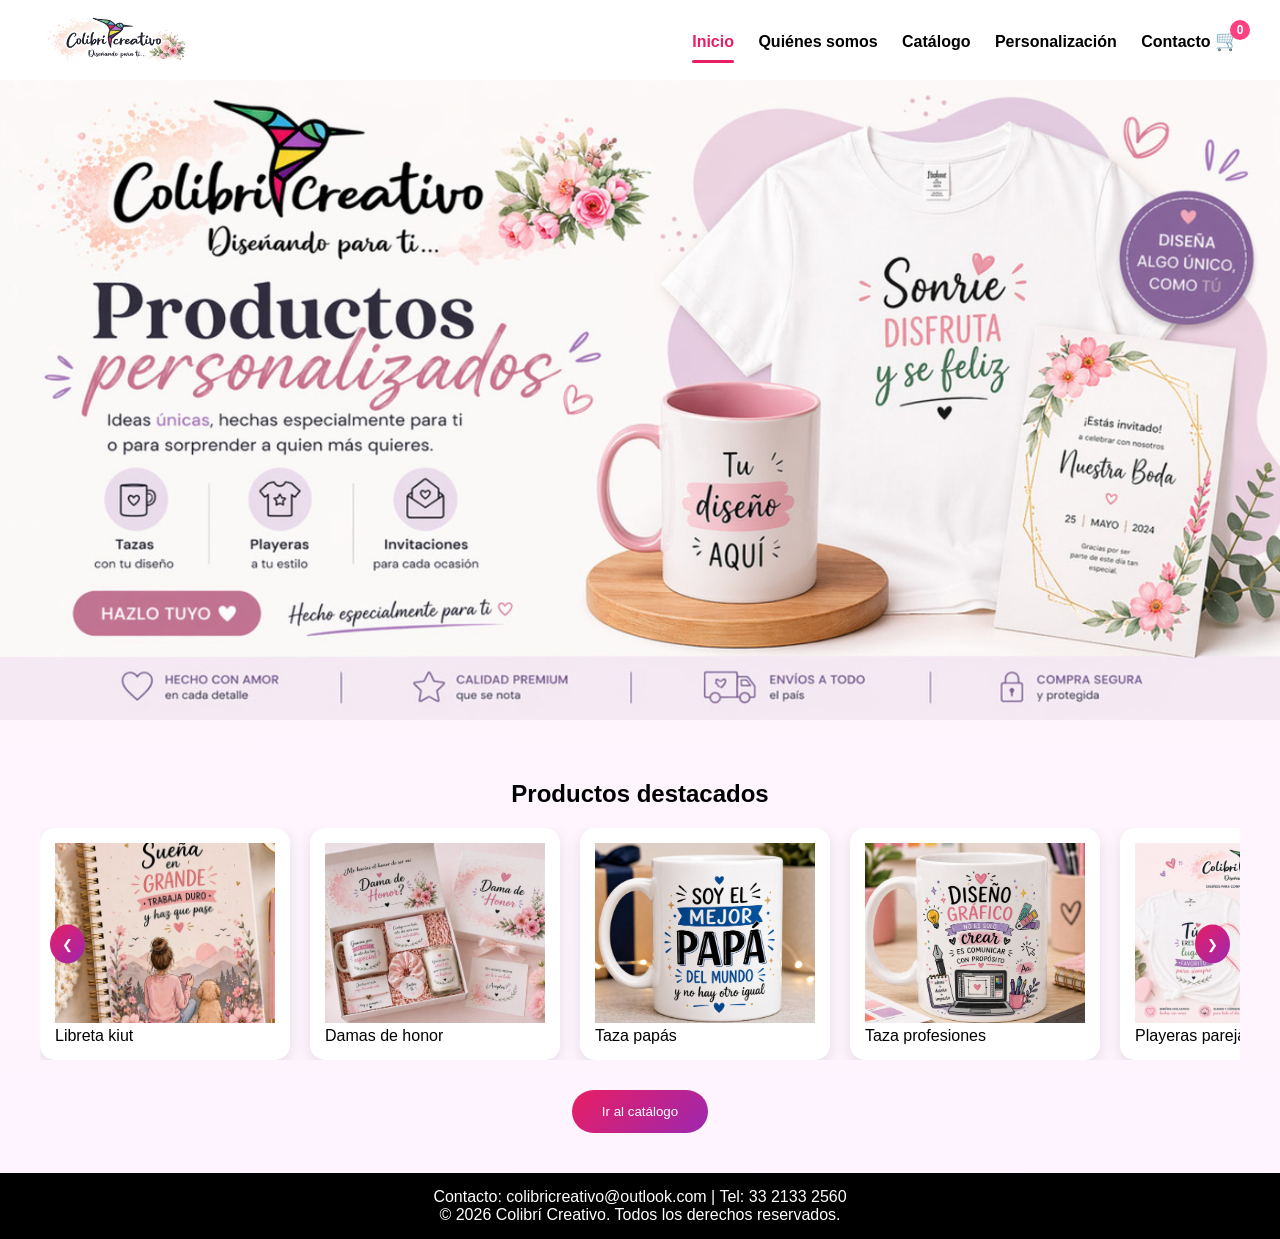
<file: index.html>
<!DOCTYPE html>
<html lang="es">
<head>
<meta charset="UTF-8">
<meta name="viewport" content="width=device-width, initial-scale=1.0">
<title>Colibrí Creativo</title>
<link rel="stylesheet" href="estilos.css">
</head>
<body>

<!-- ================= HEADER ================= -->
<header class="header">

  <img src="img/logo.png" class="logo">

  <nav id="miMenu">

<a href="index.html" class="activo">Inicio</a>
<a href="quienes.html">Quiénes somos</a>
<a href="catalogo.html">Catálogo</a>
<a href="personalizacion.html">Personalización</a>
<a href="contacto.html">Contacto</a>

<span id="contador-carrito"
onclick="toggleCarrito()"
data-count="0">
🛒
</span>

<a href="javascript:void(0);" class="icono"
onclick="mostrarMenu()">
☰
</a>

</nav>
</header>

<!-- ================= BANNER ================= -->
<section class="banner">
  <img src="img/banner1.jpg" alt="Banner principal">
</section>

<!-- ================= CARRUSEL ================= -->
<section class="carrusel">

  <h2 style="text-align:center; margin:20px 0;">
    Productos destacados
  </h2>

  <div class="carrusel-wrapper">

    <!-- Flechas -->
    <button class="flecha izquierda" onclick="moverCarrusel(-1)">❮</button>
    <button class="flecha derecha" onclick="moverCarrusel(1)">❯</button>

    <!-- Track -->
    <div class="carrusel-track" id="track">

      <div class="card-carrusel">
        <img src="img/11.jpg">
        <p>Libreta kiut</p>
      </div>

      <div class="card-carrusel">
        <img src="img/6.jpg">
        <p>Damas de honor</p>
      </div>

      <div class="card-carrusel">
        <img src="img/9.jpg">
        <p>Taza papás</p>
      </div>

      <div class="card-carrusel">
        <img src="img/7.jpg">
        <p>Taza profesiones</p>
      </div>

      <div class="card-carrusel">
        <img src="img/4.jpg">
        <p>Playeras parejas</p>
      </div>

      <div class="card-carrusel">
        <img src="img/10.jpg">
        <p>Taza amigas</p>
      </div>

      <div class="card-carrusel">
        <img src="img/5.jpg">
        <p>Playera abuelos</p>
      </div>

      <div class="card-carrusel">
        <img src="img/15.jpg">
        <p>Playera personalizada</p>
      </div>

    </div>

  </div>

  <!-- BOTÓN -->
  <div style="text-align:center; margin-top:30px;">
    <a href="catalogo.html">
      <button class="btn-principal">Ir al catálogo</button>
    </a>
  </div>

</section>

<!-- ================= FOOTER ================= -->
<footer class="footer">
  <p>Contacto: colibricreativo@outlook.com | Tel: 33 2133 2560</p>
  <p>© 2026 Colibrí Creativo. Todos los derechos reservados.</p>
</footer>

<!-- ================= CARRITO LATERAL ================= -->
<div id="carritoLateral" class="carrito-lateral">

  <h3>Tu carrito 🛒</h3>

  <div id="listaCarrito"></div>

  <button onclick="location.href='carrito.html'" class="btn-pagar">
    Ir a pagar
  </button>

</div>

<!-- ================= JS ================= -->
<script src="script.js"></script>
</body>
</html>
</file>
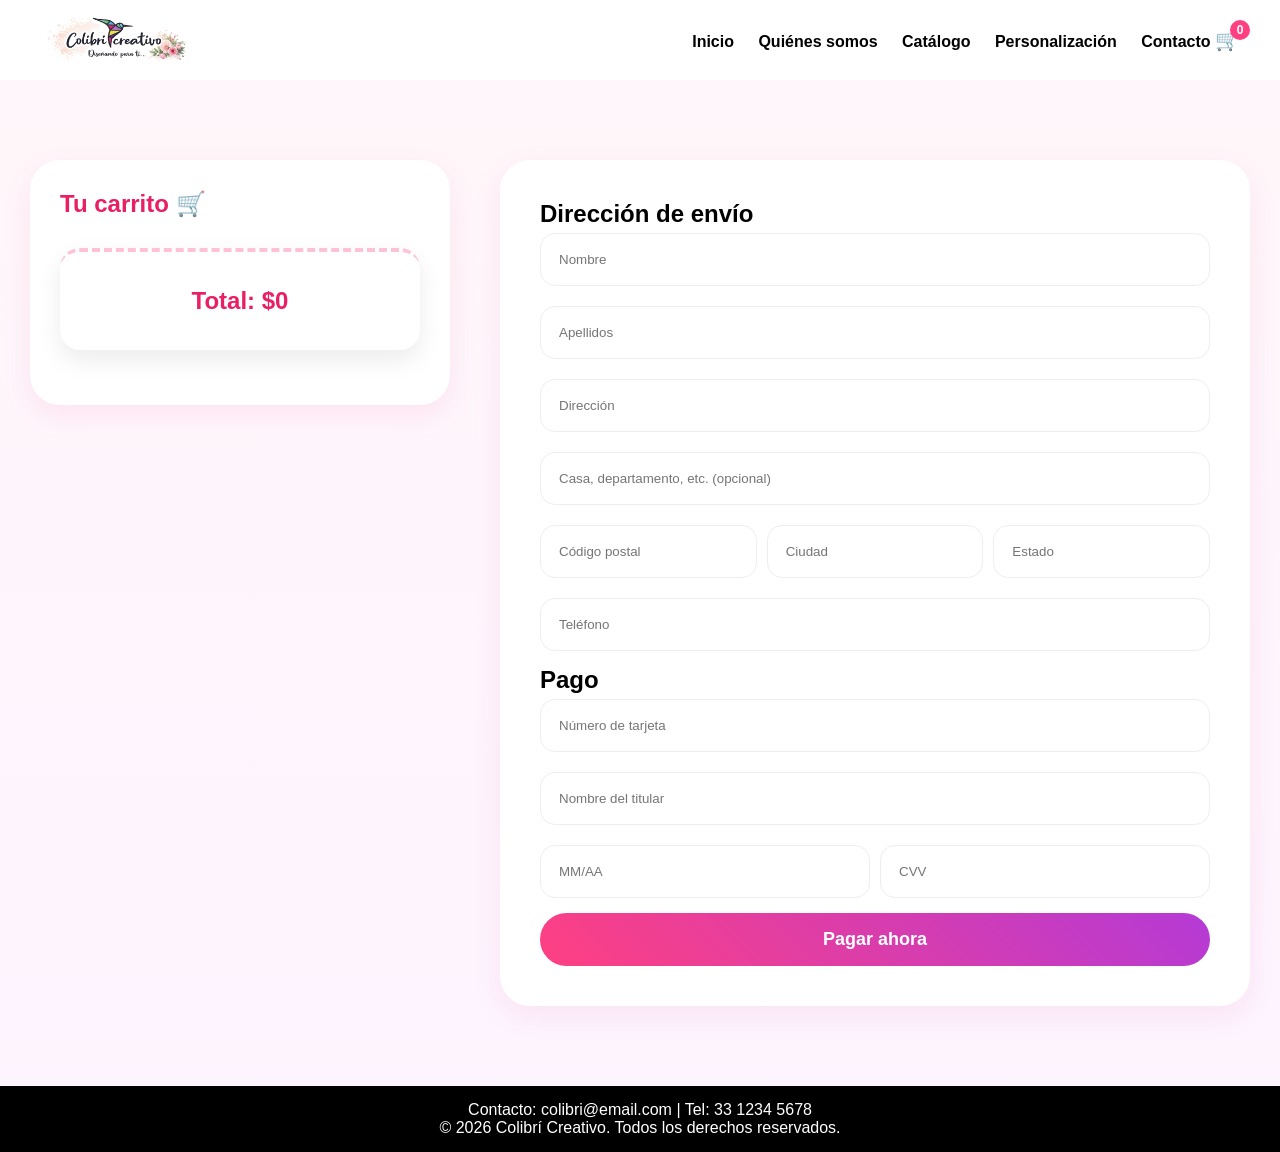
<file: carrito.html>
<!DOCTYPE html>
<html lang="es">

<head>

<meta charset="UTF-8">
<meta name="viewport" content="width=device-width, initial-scale=1.0">

<title>Carrito | Colibrí Creativo</title>

<link rel="stylesheet" href="estilos.css">

</head>

<body>


<!-- ================= HEADER ================= -->

<header class="header">

<img src="img/logo.png" class="logo">

<nav id="miMenu">

<a href="index.html">Inicio</a>

<a href="quienes.html">Quiénes somos</a>

<a href="catalogo.html">Catálogo</a>

<a href="personalizacion.html">Personalización</a>

<a href="contacto.html">Contacto</a>

<span
id="contador-carrito"
onclick="abrirCarrito()"
data-count="0">

🛒

</span>
<a href="javascript:void(0);"
class="icono"
onclick="mostrarMenu()">

☰

</a>

</nav>

</header>


<!-- ================= CONTENIDO ================= -->

<main>

<div class="carrito-pagina">

    <!-- PANEL IZQUIERDO -->
    <div class="resumen-carrito">

        <h2>Tu carrito 🛒</h2>

        <!-- Productos -->
        <div id="carrito"></div>

        <!-- Ticket -->
        <h2 id="total" class="ticket-compra">

            <span>RESUMEN DE COMPRA</span>

            Total: $0

        </h2>

    </div>


    <!-- PANEL DERECHO -->
    <div class="form-pago">

        <h2>Dirección de envío</h2>

        <input type="text" placeholder="Nombre">

        <input type="text" placeholder="Apellidos">

        <input type="text" placeholder="Dirección">

        <input type="text" placeholder="Casa, departamento, etc. (opcional)">


        <div style="display:flex; gap:10px;">

            <input type="text" placeholder="Código postal">

            <input type="text" placeholder="Ciudad">

            <input type="text" placeholder="Estado">

        </div>


        <input type="text" placeholder="Teléfono">


        <h2>Pago</h2>

        <input type="text" placeholder="Número de tarjeta">

        <input type="text" placeholder="Nombre del titular">


        <div style="display:flex; gap:10px;">

            <input type="text" placeholder="MM/AA">

            <input type="text" placeholder="CVV">

        </div>


        <button class="btn-pagar" onclick="pagar()">

            Pagar ahora

        </button>

    </div>

</div>

</main>



<!-- ================= CARRITO LATERAL ================= -->

<div
id="carritoLateral"
class="carrito-lateral">

<h3>

Tu carrito 🛒

</h3>

<div id="listaCarrito">

</div>

<button
onclick="location.href='carrito.html'"
class="btn-pagar">

Ir a pagar

</button>

</div>



<!-- ================= FOOTER ================= -->

<footer class="footer">

<p>

Contacto:
colibri@email.com |
Tel: 33 1234 5678

</p>

<p>

© 2026 Colibrí Creativo.
Todos los derechos reservados.

</p>

</footer>



<!-- ================= JS ================= -->

<script src="script.js"></script>

</body>

</html>
</file>
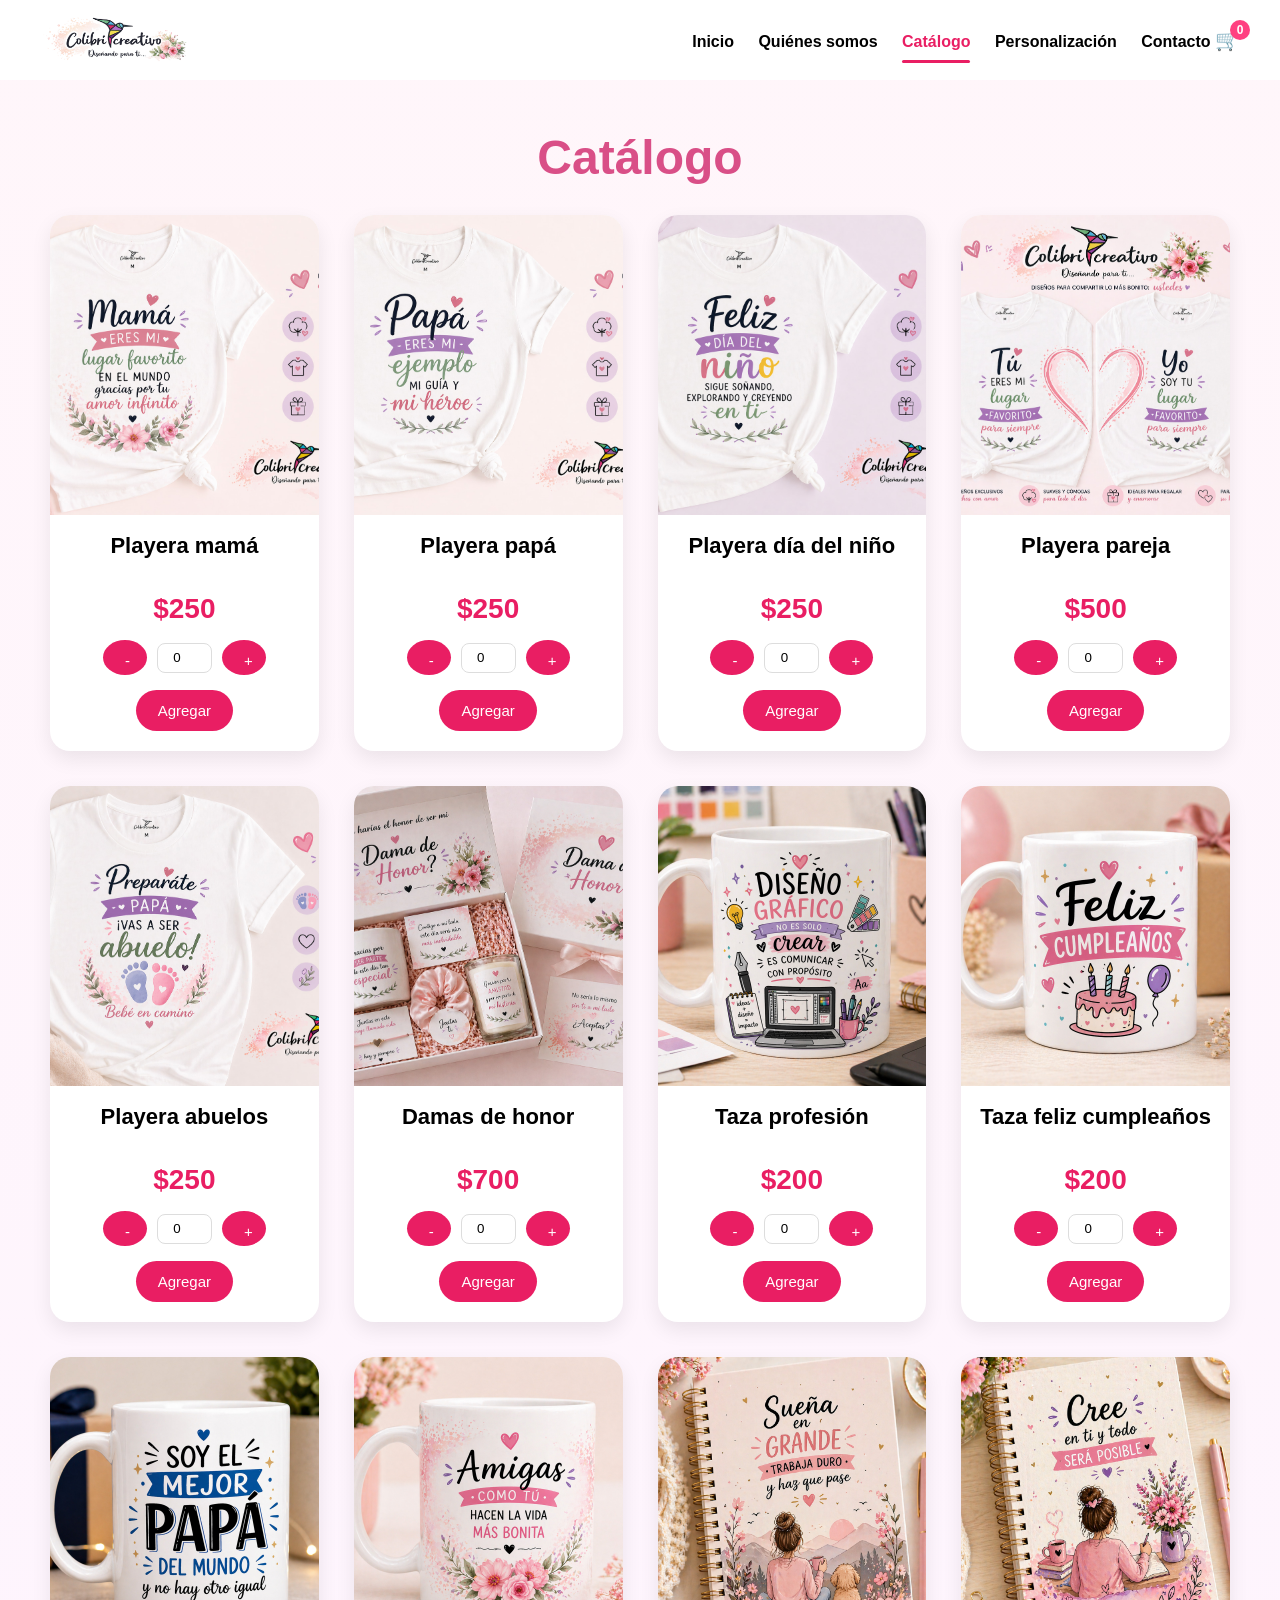
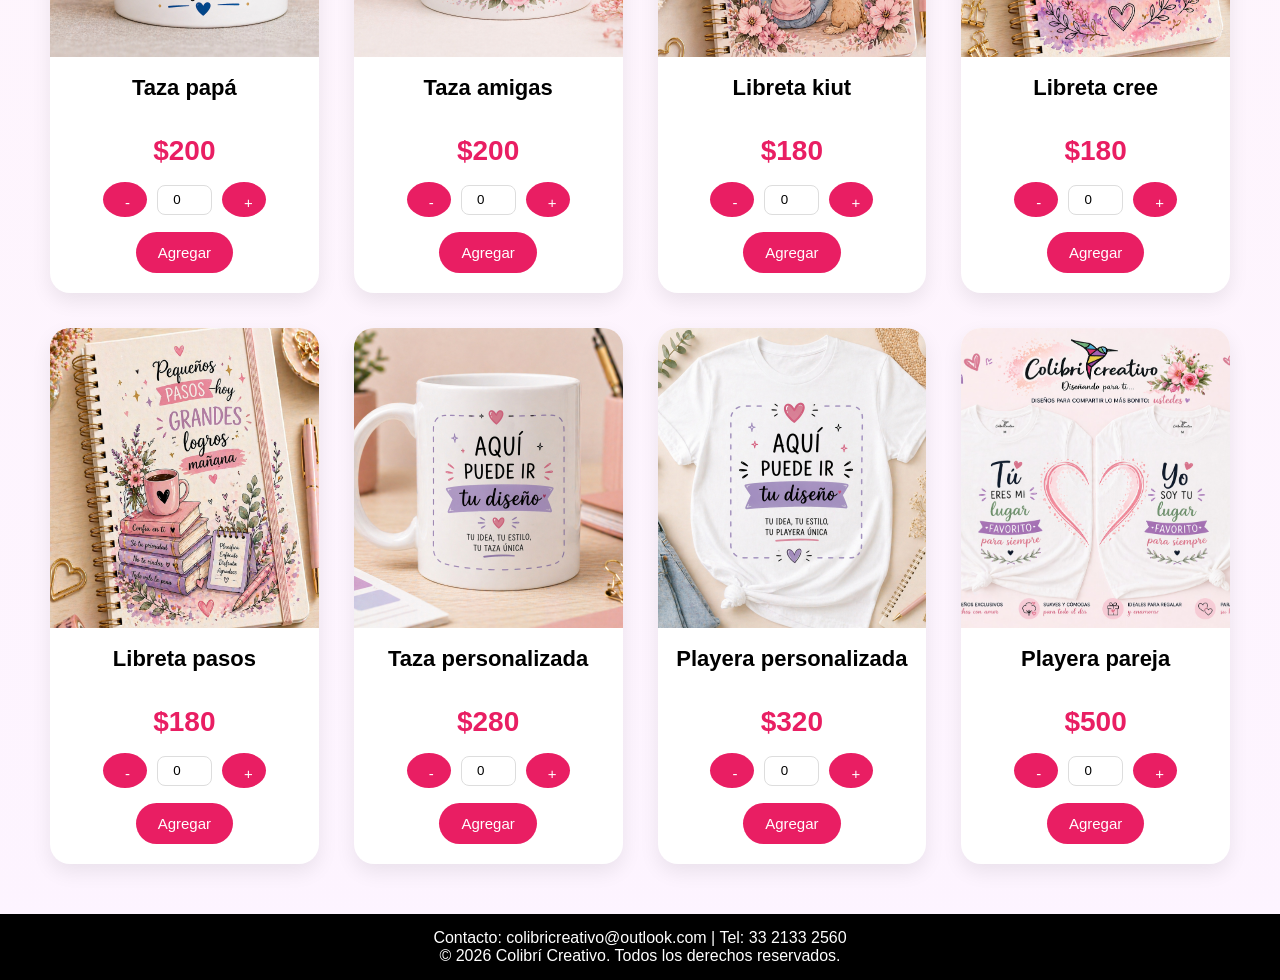
<file: catalogo.html>
<!DOCTYPE html>
<html lang="es">
<head>
<meta charset="UTF-8">
<meta name="viewport" content="width=device-width, initial-scale=1.0">
<title>Colibrí Creativo</title>
<link rel="stylesheet" href="estilos.css">
</head>
<body>

<!-- ================= HEADER ================= -->
<header class="header">

  <img src="img/logo.png" class="logo">

  <nav id="miMenu">

<a href="index.html">Inicio</a>
<a href="quienes.html">Quiénes somos</a>
<a href="catalogo.html" class="activo">Catálogo</a>
<a href="personalizacion.html">Personalización</a>
<a href="contacto.html">Contacto</a>
<span id="contador-carrito"
onclick="toggleCarrito()"
data-count="0">
🛒
</span>

<a href="javascript:void(0);" class="icono"
onclick="mostrarMenu()">
☰
</a>

</nav>
</header>

<!-- ================= CATALOGO ================= -->
<section class="catalogo">

<h1>Catálogo</h1>

<!-- PRODUCTOS -->

<div class="productos">

<!--1-->
<div class="producto">
<img src="img/2.jpg">
<h3>Playera mamá</h3>
<p>$250</p>
<div>
<button onclick="cambiarInput('p1',-1)">-</button>
<input id="p1" type="number" value="0">
<button onclick="cambiarInput('p1',1)">+</button>
</div>
<button onclick="agregarDesdeCatalogo('Playera mamá',250,'img/2.jpg','p1')">
Agregar
</button>
</div>


<!--2-->
<div class="producto">
<img src="img/1.jpg">
<h3>Playera papá</h3>
<p>$250</p>
<div>
<button onclick="cambiarInput('p2',-1)">-</button>
<input id="p2" type="number" value="0">
<button onclick="cambiarInput('p2',1)">+</button>
</div>
<button onclick="agregarDesdeCatalogo('Playera papá',250,'img/1.jpg','p2')">
Agregar
</button>
</div>


<!--3-->
<div class="producto">
<img src="img/3.jpg">
<h3>Playera día del niño</h3>
<p>$250</p>
<div>
<button onclick="cambiarInput('p3',-1)">-</button>
<input id="p3" type="number" value="0">
<button onclick="cambiarInput('p3',1)">+</button>
</div>
<button onclick="agregarDesdeCatalogo('Playera día del niño',250,'img/3.jpg','p3')">
Agregar
</button>
</div>


<!--4-->
<div class="producto">
<img src="img/4.jpg">
<h3>Playera pareja</h3>
<p>$500</p>
<div>
<button onclick="cambiarInput('p4',-1)">-</button>
<input id="p4" type="number" value="0">
<button onclick="cambiarInput('p4',1)">+</button>
</div>
<button onclick="agregarDesdeCatalogo('Playera pareja',500,'img/4.jpg','p4')">
Agregar
</button>
</div>


<!--5-->
<div class="producto">
<img src="img/5.jpg">
<h3>Playera abuelos</h3>
<p>$250</p>
<div>
<button onclick="cambiarInput('p5',-1)">-</button>
<input id="p5" type="number" value="0">
<button onclick="cambiarInput('p5',1)">+</button>
</div>
<button onclick="agregarDesdeCatalogo('Playera abuelos',250,'img/5.jpg','p5')">
Agregar
</button>
</div>


<!--6-->
<div class="producto">
<img src="img/6.jpg">
<h3>Damas de honor</h3>
<p>$700</p>
<div>
<button onclick="cambiarInput('p6',-1)">-</button>
<input id="p6" type="number" value="0">
<button onclick="cambiarInput('p6',1)">+</button>
</div>
<button onclick="agregarDesdeCatalogo('Damas de honor',700,'img/6.jpg','p6')">
Agregar
</button>
</div>


<!--7-->
<div class="producto">
<img src="img/7.jpg">
<h3>Taza profesión</h3>
<p>$200</p>
<div>
<button onclick="cambiarInput('p7',-1)">-</button>
<input id="p7" type="number" value="0">
<button onclick="cambiarInput('p7',1)">+</button>
</div>
<button onclick="agregarDesdeCatalogo('Taza profesión',200,'img/7.jpg','p7')">
Agregar
</button>
</div>


<!--8-->
<div class="producto">
<img src="img/8.jpg">
<h3>Taza feliz cumpleaños</h3>
<p>$200</p>
<div>
<button onclick="cambiarInput('p8',-1)">-</button>
<input id="p8" type="number" value="0">
<button onclick="cambiarInput('p8',1)">+</button>
</div>
<button onclick="agregarDesdeCatalogo('Taza feliz cumpleaños',200,'img/8.jpg','p8')">
Agregar
</button>
</div>


<!--9-->
<div class="producto">
<img src="img/9.jpg">
<h3>Taza papá</h3>
<p>$200</p>
<div>
<button onclick="cambiarInput('p9',-1)">-</button>
<input id="p9" type="number" value="0">
<button onclick="cambiarInput('p9',1)">+</button>
</div>
<button onclick="agregarDesdeCatalogo('Taza papá',200,'img/9.jpg','p9')">
Agregar
</button>
</div>


<!--10-->
<div class="producto">
<img src="img/10.jpg">
<h3>Taza amigas</h3>
<p>$200</p>
<div>
<button onclick="cambiarInput('p10',-1)">-</button>
<input id="p10" type="number" value="0">
<button onclick="cambiarInput('p10',1)">+</button>
</div>
<button onclick="agregarDesdeCatalogo('Taza amigas',200,'img/10.jpg','p10')">
Agregar
</button>
</div>


<!--11-->
<div class="producto">
<img src="img/11.jpg">
<h3>Libreta kiut</h3>
<p>$180</p>
<div>
<button onclick="cambiarInput('p11',-1)">-</button>
<input id="p11" type="number" value="0">
<button onclick="cambiarInput('p11',1)">+</button>
</div>
<button onclick="agregarDesdeCatalogo('Libreta kiut',180,'img/11.jpg','p11')">
Agregar
</button>
</div>


<!--12-->
<div class="producto">
<img src="img/12.jpg">
<h3>Libreta cree</h3>
<p>$180</p>
<div>
<button onclick="cambiarInput('p12',-1)">-</button>
<input id="p12" type="number" value="0">
<button onclick="cambiarInput('p12',1)">+</button>
</div>
<button onclick="agregarDesdeCatalogo('Libreta cree',180,'img/12.jpg','p12')">
Agregar
</button>
</div>


<!--13-->
<div class="producto">
<img src="img/13.jpg">
<h3>Libreta pasos</h3>
<p>$180</p>
<div>
<button onclick="cambiarInput('p13',-1)">-</button>
<input id="p13" type="number" value="0">
<button onclick="cambiarInput('p13',1)">+</button>
</div>
<button onclick="agregarDesdeCatalogo('Libreta pasos',180,'img/13.jpg','p13')">
Agregar
</button>
</div>


<!--14-->
<div class="producto">
<img src="img/14.jpg">
<h3>Taza personalizada</h3>
<p>$280</p>
<div>
<button onclick="cambiarInput('p14',-1)">-</button>
<input id="p14" type="number" value="0">
<button onclick="cambiarInput('p14',1)">+</button>
</div>
<button onclick="agregarDesdeCatalogo('Taza personalizada',280,'img/14.jpg','p14')">
Agregar
</button>
</div>


<!--15-->
<div class="producto">
<img src="img/15.jpg">
<h3>Playera personalizada</h3>
<p>$320</p>
<div>
<button onclick="cambiarInput('p15',-1)">-</button>
<input id="p15" type="number" value="0">
<button onclick="cambiarInput('p15',1)">+</button>
</div>
<button onclick="agregarDesdeCatalogo('Playera personalizada',320,'img/15.jpg','p15')">
Agregar
</button>
</div>



<!--16-->
<div class="producto">
<img src="img/4.jpg">
<h3>Playera pareja</h3>
<p>$500</p>
<div>
<button onclick="cambiarInput('p4',-1)">-</button>
<input id="p4" type="number" value="0">
<button onclick="cambiarInput('p4',1)">+</button>
</div>
<button onclick="agregarDesdeCatalogo('Playera pareja',500,'img/4.jpg','p4')">
Agregar
</button>
</div>

</div>



</div>
</section>

<!-- ================= FOOTER ================= -->
<footer class="footer">
  <p>Contacto: colibricreativo@outlook.com | Tel: 33 2133 2560</p>
  <p>© 2026 Colibrí Creativo. Todos los derechos reservados.</p>
</footer>

<!-- ================= CARRITO ================= -->
<div id="carritoLateral" class="carrito-lateral">
  <h3>Tu carrito 🛒</h3>
  <div id="listaCarrito"></div>
  <button onclick="location.href='carrito.html'" class="btn-pagar">Ir a pagar</button>
</div>

<script src="script.js"></script>
<!-- VISOR DE IMAGEN -->

<div id="visorImagen" class="visor">

<span class="cerrar">&times;</span>

<img id="imagenGrande">

</div>
</body>
</html>
</file>
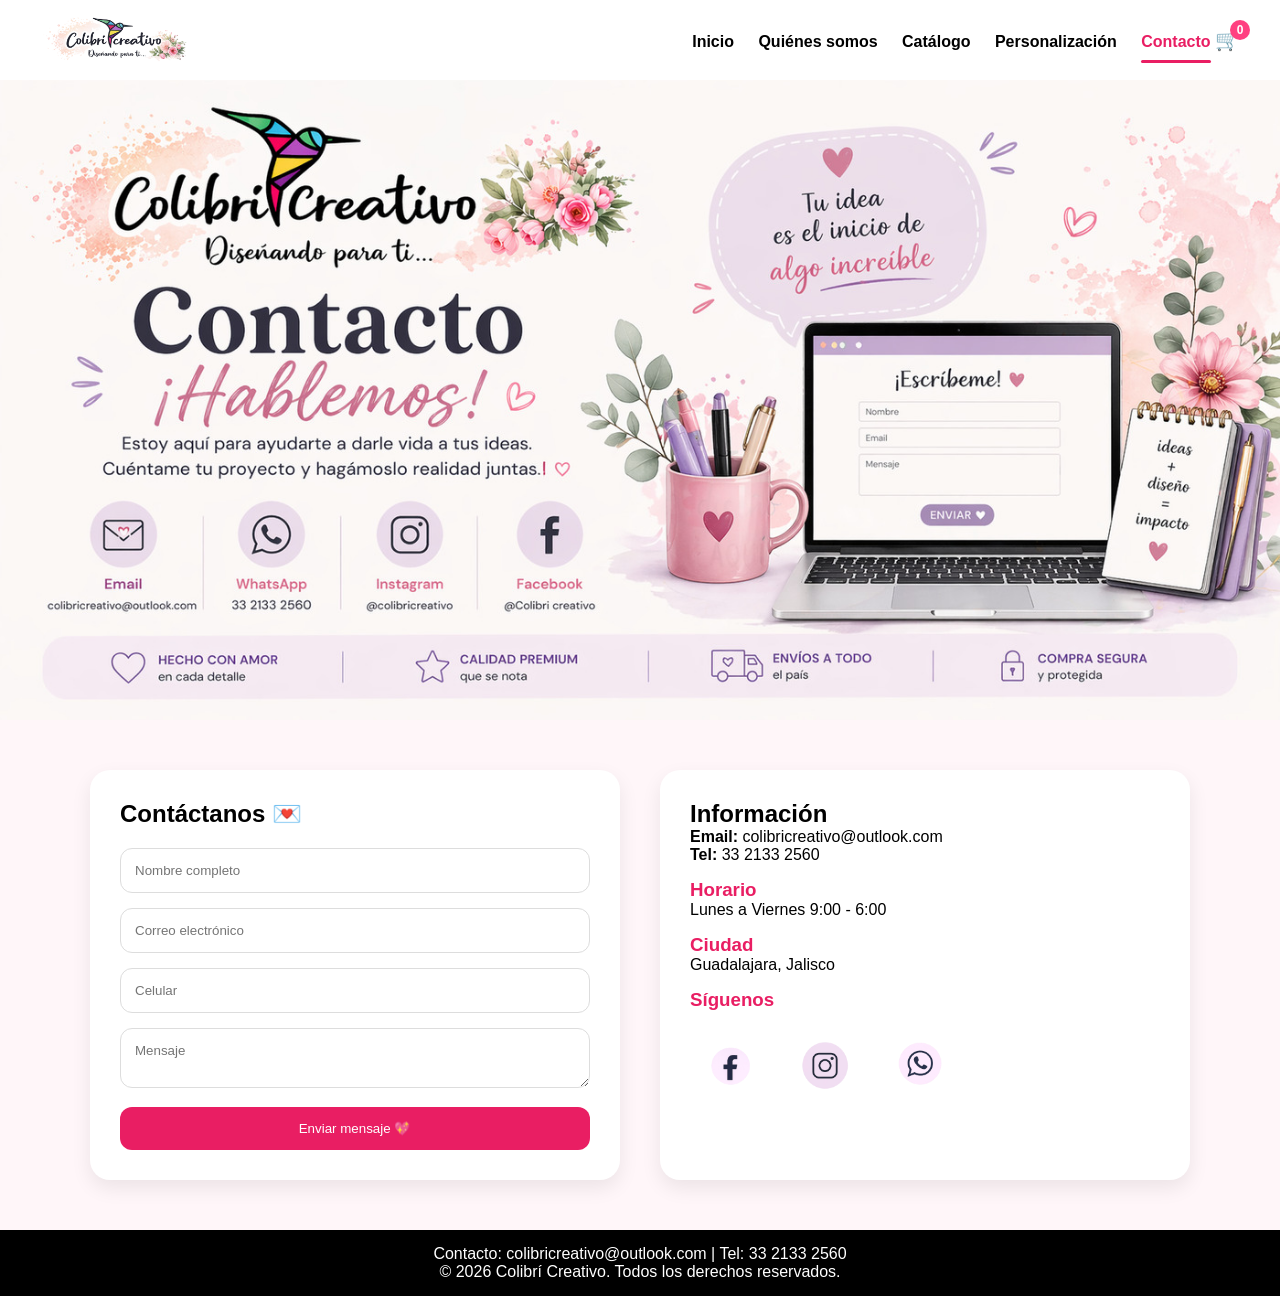
<file: contacto.html>
<!DOCTYPE html>
<html lang="es">

<head>
<meta charset="UTF-8">
<meta name="viewport" content="width=device-width, initial-scale=1.0">

<title>Colibrí Creativo</title>

<link rel="stylesheet" href="estilos.css">

</head>

<body>

<!-- HEADER -->

<header class="header">

<img src="img/logo.png" class="logo">

<nav id="miMenu">

<a href="index.html">Inicio</a>
<a href="quienes.html">Quiénes somos</a>
<a href="catalogo.html">Catálogo</a>
<a href="personalizacion.html">Personalización</a>
<a href="contacto.html" class="activo">Contacto</a>

<span id="contador-carrito"
onclick="toggleCarrito()"
data-count="0">
🛒
</span>

<a href="javascript:void(0);" class="icono"
onclick="mostrarMenu()">
☰
</a>

</nav>

</header>


<!-- BANNER -->

<section class="banner-contacto">

<img src="img/banner2.jpg" alt="Banner contacto">

</section>


<!-- CONTENIDO -->

<section class="contacto">

<div class="contacto-container">

<!-- FORMULARIO -->

<div class="contacto-form">

<h2>Contáctanos 💌</h2>

<form id="formContacto">

<input
type="text"
placeholder="Nombre completo"
required>

<input
type="email"
placeholder="Correo electrónico"
required>

<input
type="tel"
placeholder="Celular"
required>

<textarea
placeholder="Mensaje"
required>
</textarea>

<button type="submit">

Enviar mensaje 💖

</button>

</form>

</div>


<!-- INFORMACIÓN -->

<div class="contacto-info">

<h2>Información</h2>

<p><b>Email:</b> colibricreativo@outlook.com</p>

<p><b>Tel:</b> 33 2133 2560</p>

<h3>Horario</h3>

<p>Lunes a Viernes 9:00 - 6:00</p>

<h3>Ciudad</h3>

<p>Guadalajara, Jalisco</p>

<h3>Síguenos</h3>

<div class="redes-info">

<a href="https://facebook.com/colibri-creativo-110098857983554"
target="_blank">

<img src="img/c3.png"
alt="Facebook">

</a>


<a href="https://www.instagram.com/colibricrativo/"
target="_blank">

<img src="img/c2.png"
alt="Instagram">

</a>


<a href="https://w.app/colibricreativo"
target="_blank">

<img src="img/c1.png"
alt="WhatsApp">

</a>

</div>

</div>

</div>

</section>


<!-- CARRITO LATERAL -->

<div id="carritoLateral"
class="carrito-lateral">

<h3>Tu carrito 🛒</h3>

<div id="listaCarrito"></div>

<button
onclick="location.href='carrito.html'"
class="btn-pagar">

Ir a pagar

</button>

</div>


<!-- FOOTER -->

<footer class="footer">

<p>
Contacto:
colibricreativo@outlook.com |
Tel: 33 2133 2560
</p>

<p>
© 2026 Colibrí Creativo.
Todos los derechos reservados.
</p>

</footer>


<!-- JS -->

<script src="script.js"></script>

</body>

</html>
</file>
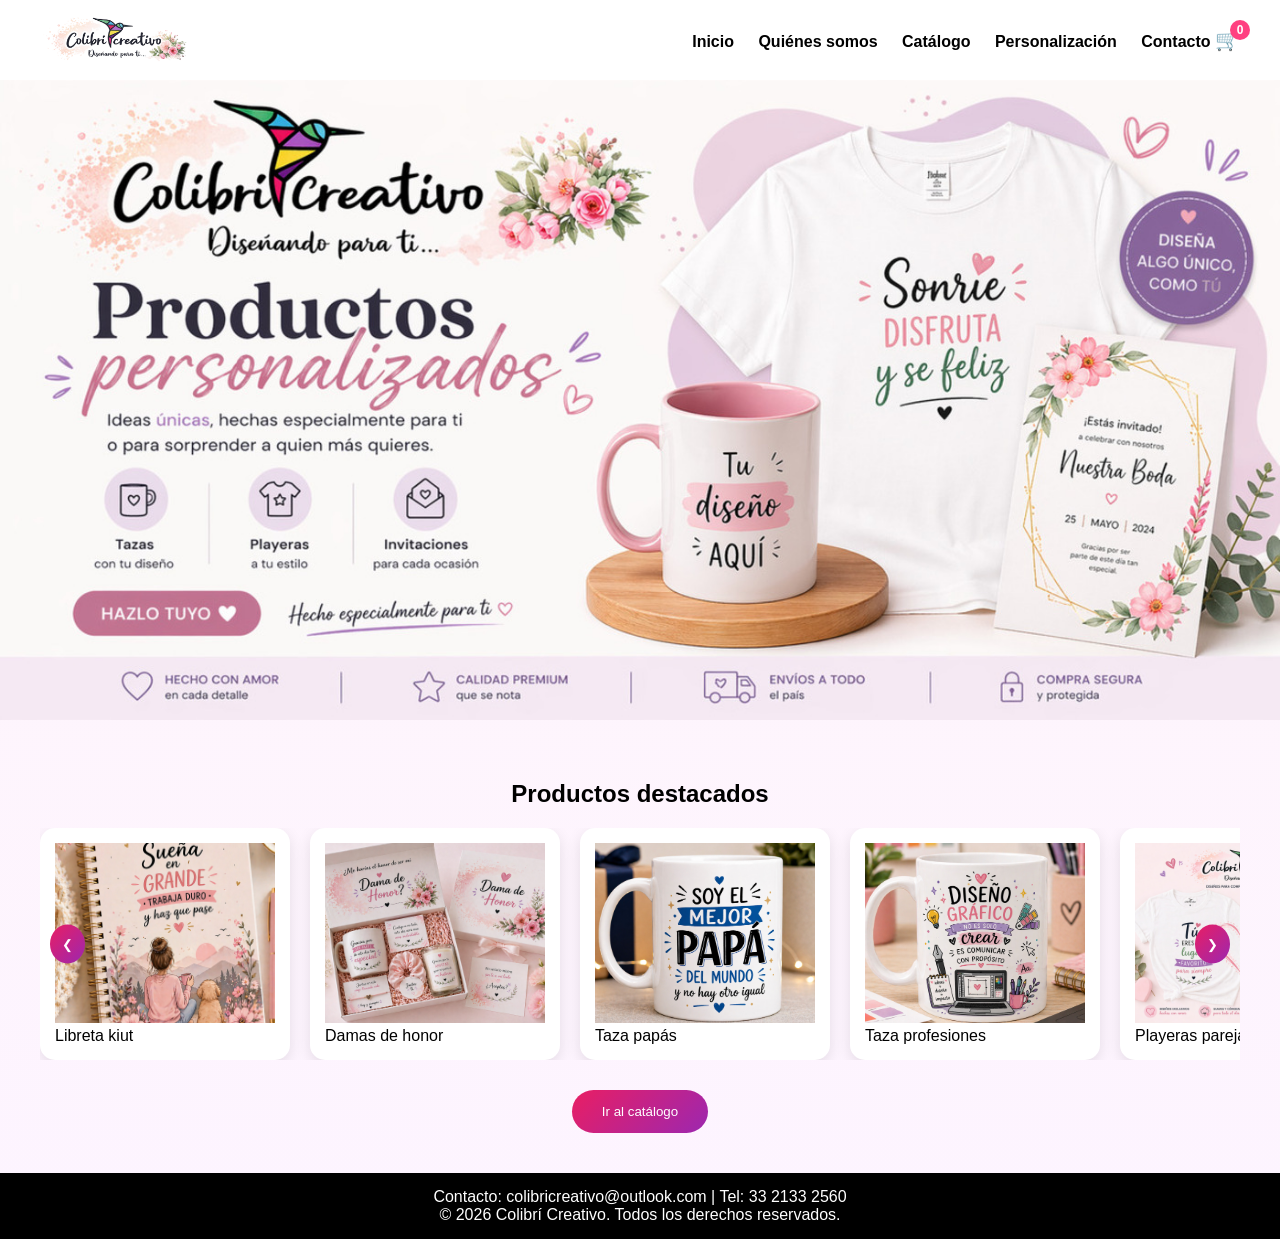
<file: indexx.html>
<!DOCTYPE html>
<html lang="es">
<head>
  <meta charset="UTF-8">
  <title>Colibrí Creativo</title>
  <link rel="stylesheet" href="estilos.css">
</head>

<body>

<!-- ================= HEADER ================= -->
<header class="header">

  <img src="img/logo.png" class="logo">

  <nav>
    <a href="index.html">Inicio</a>
    <a href="quienes.html">Quiénes somos</a>
    <a href="catalogo.html">Catálogo</a>
    <a href="personalizacion.html">Personalización</a>
    <a href="contacto.html">Contacto</a>

    <span id="contador-carrito" data-count="0" onclick="toggleCarrito()">
      🛒
    </span>
  </nav>

</header>

<!-- ================= BANNER ================= -->
<section class="banner">
  <img src="img/banner1.jpg" alt="Banner principal">
</section>

<!-- ================= CARRUSEL ================= -->
<section class="carrusel">

  <h2 style="text-align:center; margin:20px 0;">
    Productos destacados
  </h2>

  <div class="carrusel-wrapper">

    <!-- Flechas -->
    <button class="flecha izquierda" onclick="moverCarrusel(-1)">❮</button>
    <button class="flecha derecha" onclick="moverCarrusel(1)">❯</button>

    <!-- Track -->
    <div class="carrusel-track" id="track">

      <div class="card-carrusel">
        <img src="img/11.jpg">
        <p>Libreta kiut</p>
      </div>

      <div class="card-carrusel">
        <img src="img/6.jpg">
        <p>Damas de honor</p>
      </div>

      <div class="card-carrusel">
        <img src="img/9.jpg">
        <p>Taza papás</p>
      </div>

      <div class="card-carrusel">
        <img src="img/7.jpg">
        <p>Taza profesiones</p>
      </div>

      <div class="card-carrusel">
        <img src="img/4.jpg">
        <p>Playeras parejas</p>
      </div>

      <div class="card-carrusel">
        <img src="img/10.jpg">
        <p>Taza amigas</p>
      </div>

      <div class="card-carrusel">
        <img src="img/5.jpg">
        <p>Playera abuelos</p>
      </div>

      <div class="card-carrusel">
        <img src="img/15.jpg">
        <p>Playera personalizada</p>
      </div>

    </div>

  </div>

  <!-- BOTÓN -->
  <div style="text-align:center; margin-top:30px;">
    <a href="catalogo.html">
      <button class="btn-principal">Ir al catálogo</button>
    </a>
  </div>

</section>

<!-- ================= FOOTER ================= -->
<footer class="footer">
  <p>Contacto: colibricreativo@outlook.com | Tel: 33 2133 2560</p>
  <p>© 2026 Colibrí Creativo. Todos los derechos reservados.</p>
</footer>

<!-- ================= CARRITO LATERAL ================= -->
<div id="carritoLateral" class="carrito-lateral">

  <h3>Tu carrito 🛒</h3>

  <div id="listaCarrito"></div>

  <button onclick="location.href='carrito.html'" class="btn-pagar">
    Ir a pagar
  </button>

</div>

<!-- ================= JS ================= -->
<script src="script.js"></script>

</body>
</html>
</file>
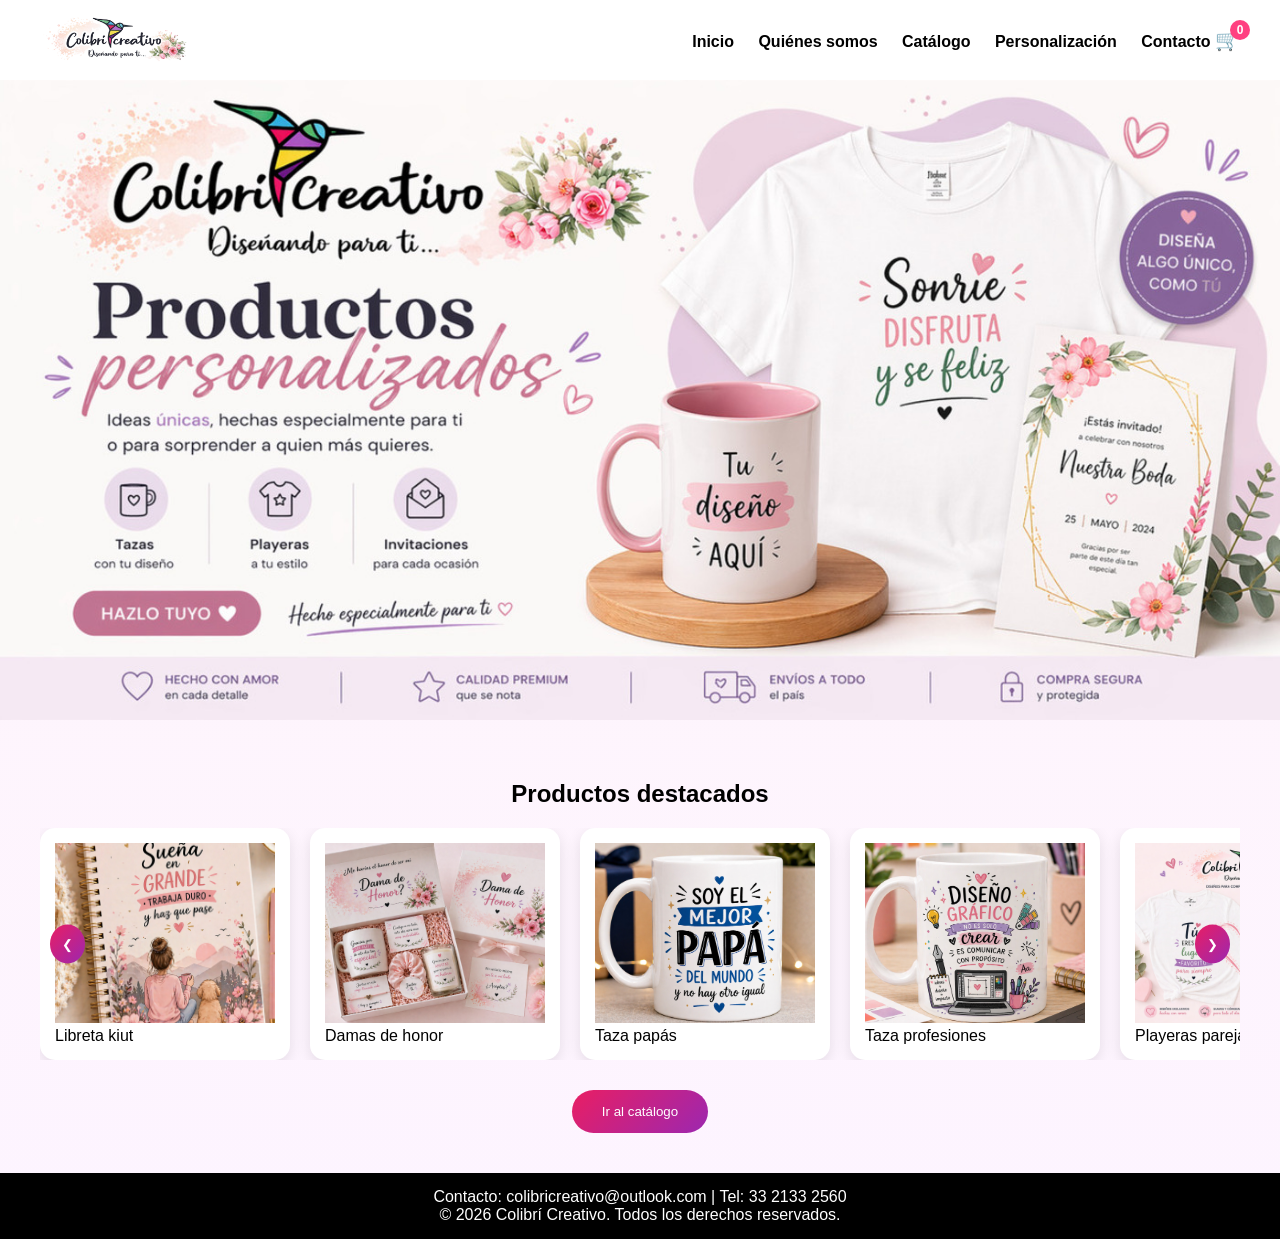
<file: inice.html>
<!DOCTYPE html>
<html lang="es">
<head>
  <meta charset="UTF-8">
  <title>Colibrí Creativo</title>
  <link rel="stylesheet" href="estilos.css">
</head>

<body>

<!-- ================= HEADER ================= -->
<header class="header">

  <img src="img/logo.png" class="logo">

  <nav id="miMenu">

    <a href="index.html">Inicio</a>
    <a href="quienes.html">Quiénes somos</a>
    <a href="catalogo.html">Catálogo</a>
    <a href="personalizacion.html">Personalización</a>
    <a href="contacto.html">Contacto</a>

    <span id="contador-carrito"
          data-count="0"
          onclick="toggleCarrito()">
      🛒
    </span>

    <a href="javascript:void(0);" class="icono"
       onclick="mostrarMenu()">
       ☰
    </a>

</nav>

</header>

<!-- ================= BANNER ================= -->
<section class="banner">
  <img src="img/banner1.jpg" alt="Banner principal">
</section>

<!-- ================= CARRUSEL ================= -->
<section class="carrusel">

  <h2 style="text-align:center; margin:20px 0;">
    Productos destacados
  </h2>

  <div class="carrusel-wrapper">

    <!-- Flechas -->
    <button class="flecha izquierda" onclick="moverCarrusel(-1)">❮</button>
    <button class="flecha derecha" onclick="moverCarrusel(1)">❯</button>

    <!-- Track -->
    <div class="carrusel-track" id="track">

      <div class="card-carrusel">
        <img src="img/11.jpg">
        <p>Libreta kiut</p>
      </div>

      <div class="card-carrusel">
        <img src="img/6.jpg">
        <p>Damas de honor</p>
      </div>

      <div class="card-carrusel">
        <img src="img/9.jpg">
        <p>Taza papás</p>
      </div>

      <div class="card-carrusel">
        <img src="img/7.jpg">
        <p>Taza profesiones</p>
      </div>

      <div class="card-carrusel">
        <img src="img/4.jpg">
        <p>Playeras parejas</p>
      </div>

      <div class="card-carrusel">
        <img src="img/10.jpg">
        <p>Taza amigas</p>
      </div>

      <div class="card-carrusel">
        <img src="img/5.jpg">
        <p>Playera abuelos</p>
      </div>

      <div class="card-carrusel">
        <img src="img/15.jpg">
        <p>Playera personalizada</p>
      </div>

    </div>

  </div>

  <!-- BOTÓN -->
  <div style="text-align:center; margin-top:30px;">
    <a href="catalogo.html">
      <button class="btn-principal">Ir al catálogo</button>
    </a>
  </div>

</section>

<!-- ================= FOOTER ================= -->
<footer class="footer">
  <p>Contacto: colibricreativo@outlook.com | Tel: 33 2133 2560</p>
  <p>© 2026 Colibrí Creativo. Todos los derechos reservados.</p>
</footer>

<!-- ================= CARRITO LATERAL ================= -->
<div id="carritoLateral" class="carrito-lateral">

  <h3>Tu carrito 🛒</h3>

  <div id="listaCarrito"></div>

  <button onclick="location.href='carrito.html'" class="btn-pagar">
    Ir a pagar
  </button>

</div>

<!-- ================= JS ================= -->
<script src="script.js"></script>

</body>
</html>
</file>
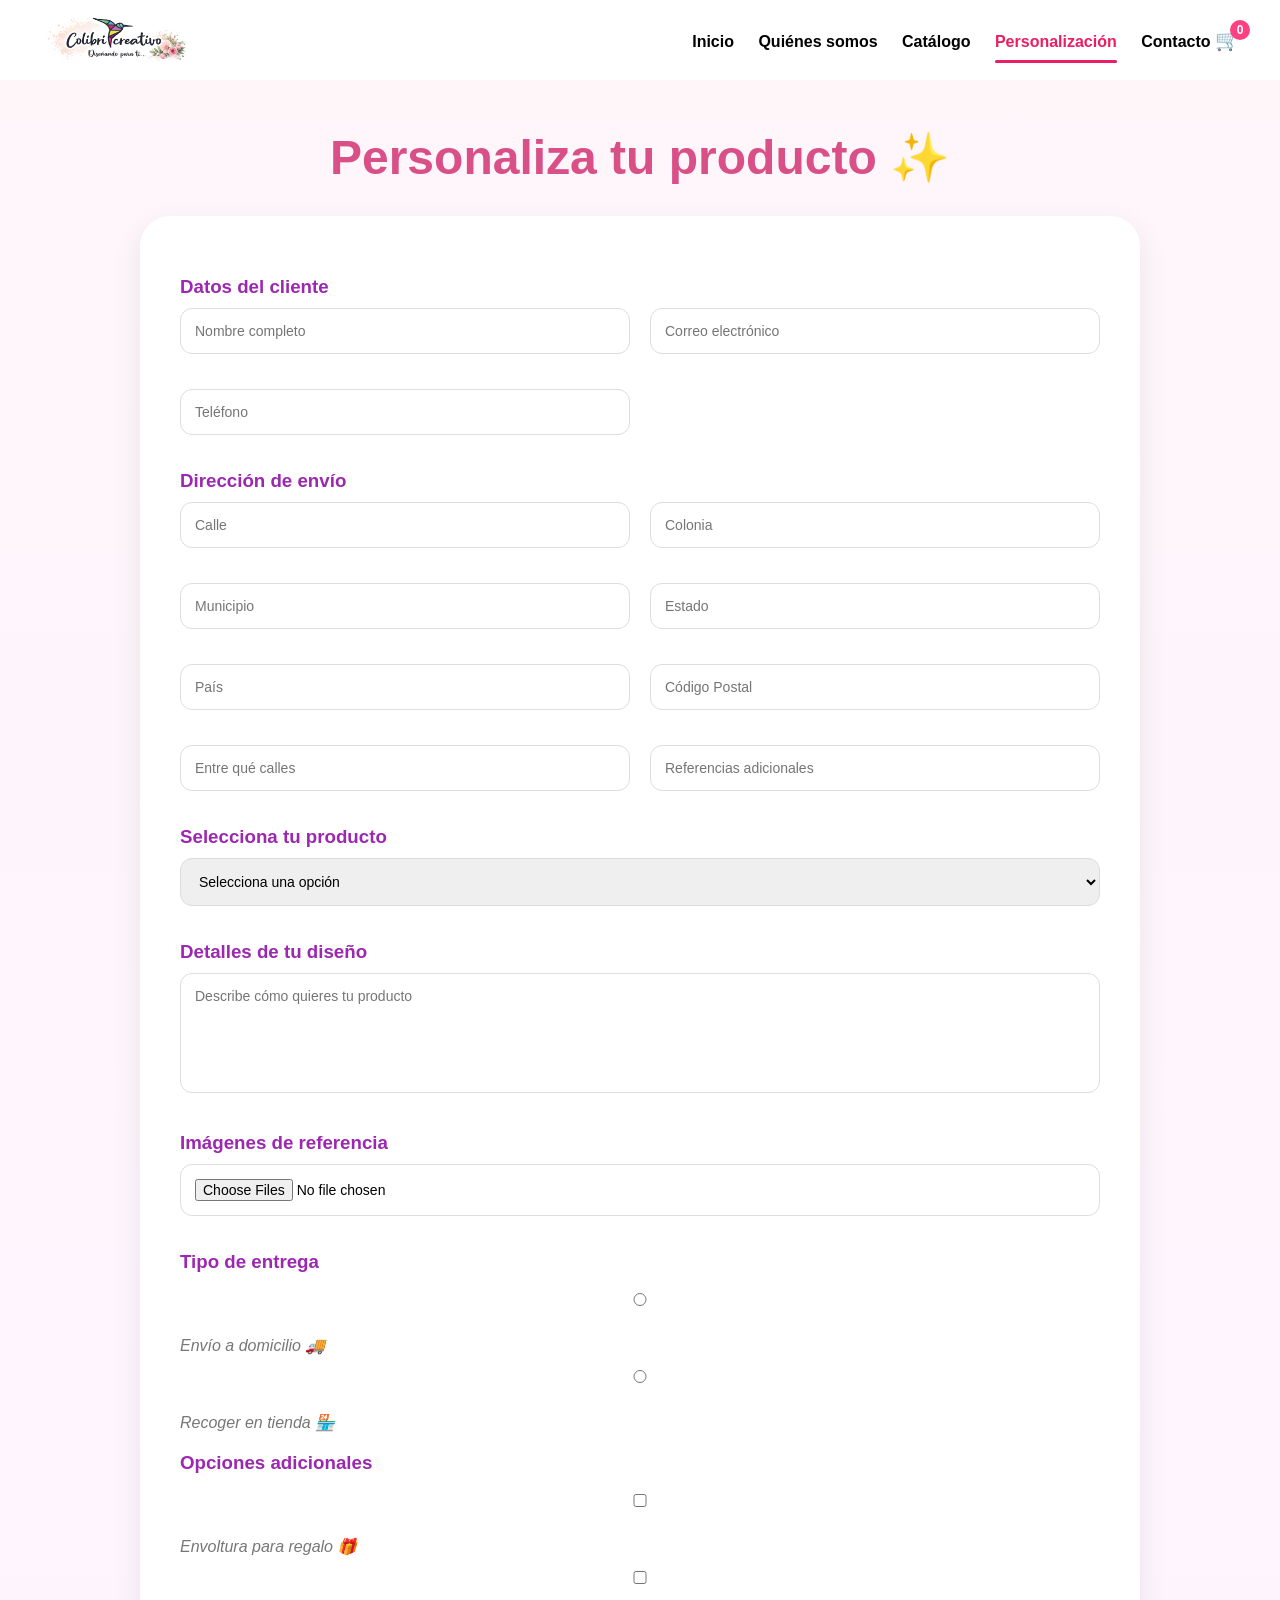
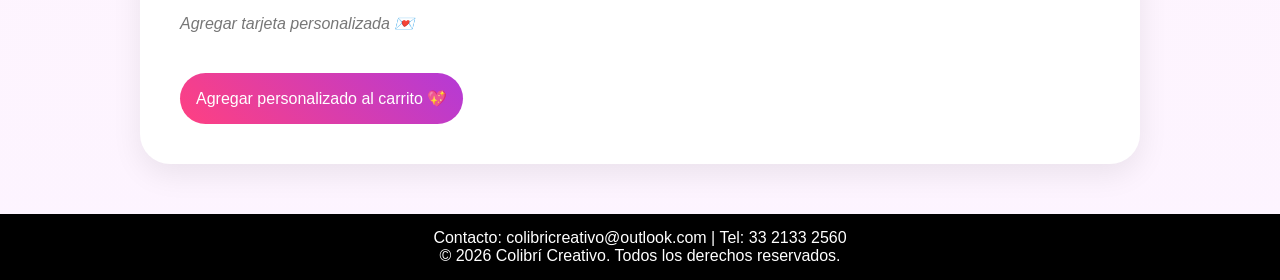
<file: personalizacion.html>
<!DOCTYPE html>
<html lang="es">
<head>
<meta charset="UTF-8">
<meta name="viewport" content="width=device-width, initial-scale=1.0">
<title>Colibrí Creativo</title>
<link rel="stylesheet" href="estilos.css">
</head>
<body>

<!-- ================= HEADER ================= -->
<header class="header">

  <img src="img/logo.png" class="logo">

  <nav id="miMenu">

<a href="index.html">Inicio</a>
<a href="quienes.html">Quiénes somos</a>
<a href="catalogo.html">Catálogo</a>
<a href="personalizacion.html" class="activo">Personalización</a>
<a href="contacto.html">Contacto</a>

<span id="contador-carrito"
onclick="toggleCarrito()"
data-count="0">
🛒
</span>

<a href="javascript:void(0);" class="icono"
onclick="mostrarMenu()">
☰
</a>

</nav>

</header>

<!-- ================= CONTENIDO ================= -->
<section class="personalizacion">

  <h1>Personaliza tu producto ✨</h1>

  <form id="formPersonalizado" class="form-personalizado">

    <!-- DATOS -->
    <h3>Datos del cliente</h3>
    <div class="form-grid">
      <input type="text" id="nombre" placeholder="Nombre completo" required>
      <input type="email" id="correo" placeholder="Correo electrónico" required>
      <input type="tel" id="telefono" placeholder="Teléfono" required>
    </div>

    <!-- DIRECCIÓN -->
    <h3>Dirección de envío</h3>
    <div class="form-grid">
      <input type="text" id="calle" placeholder="Calle" required>
      <input type="text" id="colonia" placeholder="Colonia" required>
      <input type="text" id="municipio" placeholder="Municipio" required>
      <input type="text" id="estado" placeholder="Estado" required>
      <input type="text" id="pais" placeholder="País" required>
      <input type="text" id="cp" placeholder="Código Postal" required>
      <input type="text" id="entreCalles" placeholder="Entre qué calles">
      <input type="text" id="referencias" placeholder="Referencias adicionales">
    </div>

    <!-- PRODUCTO -->
    <h3>Selecciona tu producto</h3>
    <select id="tipoProducto" required>
      <option value="">Selecciona una opción</option>
      <option value="Taza" data-precio="150">Taza - $150</option>
      <option value="Playera" data-precio="220">Playera - $220</option>
      <option value="Invitación digital" data-precio="120">Invitación digital - $120</option>
      <option value="Etiquetas" data-precio="100">Etiquetas - $100</option>
      <option value="Libretas" data-precio="180">Libretas - $180</option>
    </select>

    <!-- MENSAJE -->
    <h3>Detalles de tu diseño</h3>
    <textarea id="mensaje" placeholder="Describe cómo quieres tu producto"></textarea>

    <!-- IMÁGENES -->
<h3>Imágenes de referencia</h3>

<input type="file"
id="imagenes"
multiple
accept="image/*">


<!-- ENTREGA -->

<h3>Tipo de entrega</h3>

<div class="opciones">

<input type="radio"
id="domicilio"
name="entrega">

<label for="domicilio">

Envío a domicilio 🚚

</label>


<input type="radio"
id="recoger"
name="entrega">

<label for="recoger">

Recoger en tienda 🏪

</label>

</div>


<!-- OPCIONES -->

<h3>Opciones adicionales</h3>

<div class="opciones">

<input type="checkbox"
id="envoltura">

<label for="envoltura">

Envoltura para regalo 🎁

</label>


<input type="checkbox"
id="tarjeta">

<label for="tarjeta">

Agregar tarjeta personalizada 💌

</label>

</div>


<!-- BOTÓN -->

<button type="submit"
class="btn-personalizado">

Agregar personalizado al carrito 💖

</button>

</form>

</section>

<!-- ================= FOOTER ================= -->
<footer class="footer">
  <p>Contacto: colibricreativo@outlook.com | Tel: 33 2133 2560</p>
  <p>© 2026 Colibrí Creativo. Todos los derechos reservados.</p>
</footer>

<!-- ================= CARRITO LATERAL ================= -->
<div id="carritoLateral" class="carrito-lateral">
  <h3>Tu carrito 🛒</h3>

  <div id="listaCarrito"></div>

  <button onclick="location.href='carrito.html'" class="btn-pagar">
    Ir a pagar
  </button>
</div>

<!-- ================= JS ================= -->
<script src="script.js"></script>
</body>
</html>
</file>
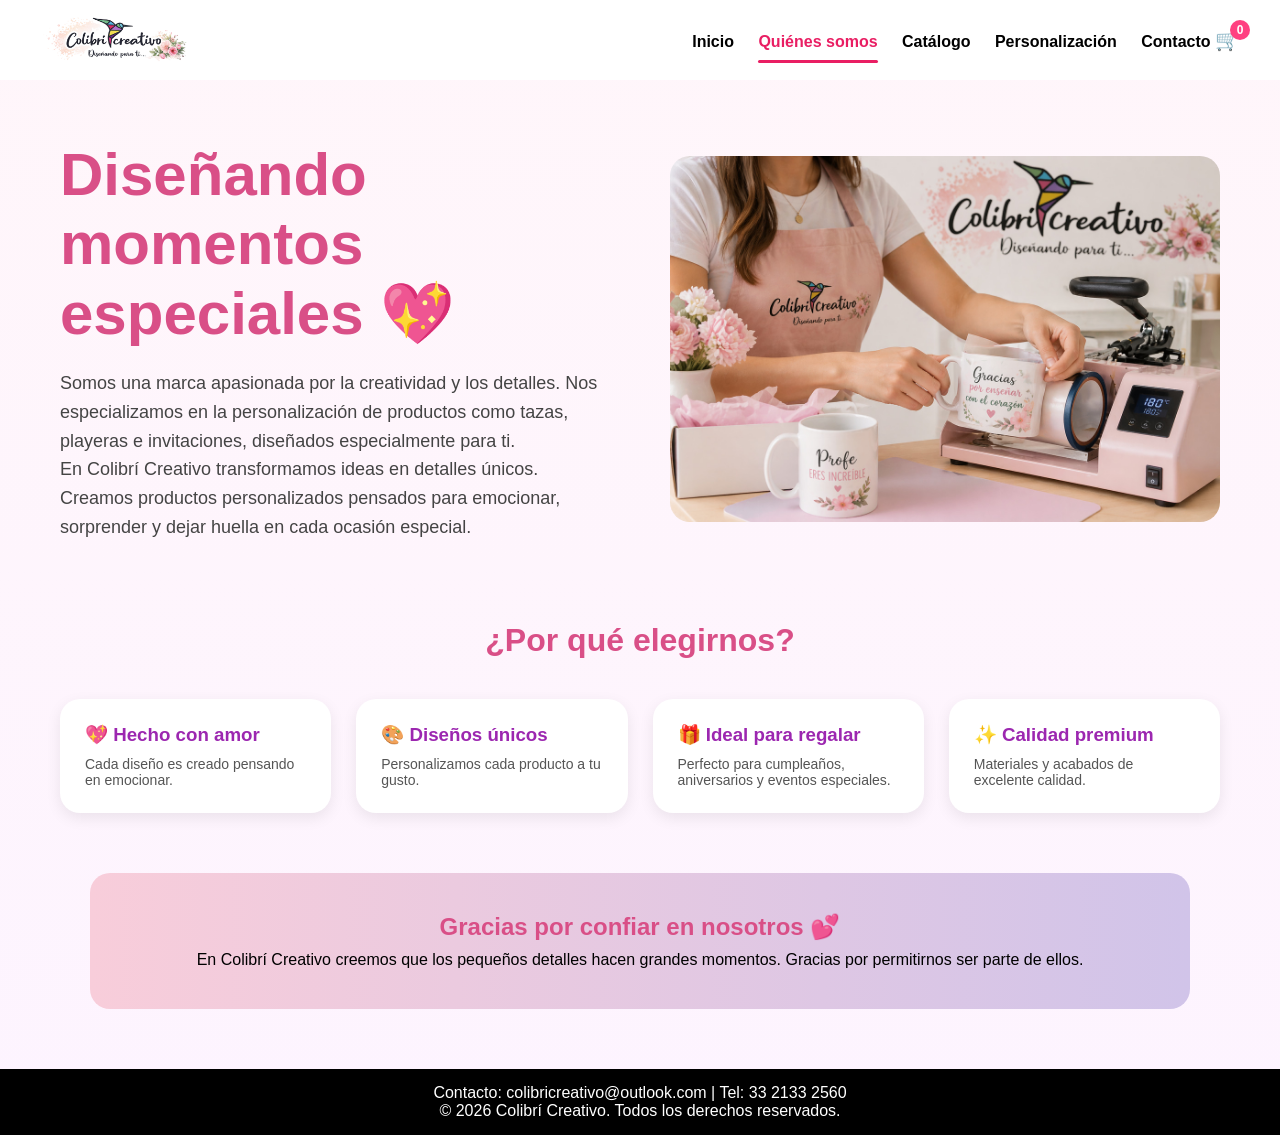
<file: quienes.html>
<!DOCTYPE html>
<html lang="es">
<head>
<meta charset="UTF-8">
<meta name="viewport" content="width=device-width, initial-scale=1.0">
<title>Colibrí Creativo</title>
<link rel="stylesheet" href="estilos.css"> 
</head>
<body>

<!-- ================= HEADER ================= -->
<header class="header">

  <img src="img/logo.png" class="logo">

  <nav id="miMenu">

<a href="index.html">Inicio</a>
<a href="quienes.html" class="activo">Quiénes somos</a>
<a href="catalogo.html">Catálogo</a>
<a href="personalizacion.html">Personalización</a>
<a href="contacto.html">Contacto</a>

<span id="contador-carrito"
onclick="toggleCarrito()"
data-count="0">
🛒
</span>

<a href="javascript:void(0);" class="icono"
onclick="mostrarMenu()">
☰
</a>

</nav>

</header>

<!-- ================= CONTENIDO ================= -->
<section class="nosotros">

  <!-- HERO -->
  <div class="nosotros-hero">

    <div class="nosotros-texto">
      <h1>Diseñando momentos especiales 💖</h1>

      <p>
        Somos una marca apasionada por la creatividad y los detalles.
        Nos especializamos en la personalización de productos como
        tazas, playeras e invitaciones, diseñados especialmente para ti.
      </p>

      <p>
        En Colibrí Creativo transformamos ideas en detalles únicos.
        Creamos productos personalizados pensados para emocionar,
        sorprender y dejar huella en cada ocasión especial.
      </p>
    </div>

    <div class="nosotros-img">
      <img src="img/nosotros.jpg" alt="Proceso creativo">
    </div>

  </div>

  <!-- VALORES -->
  <div class="nosotros-valores">

    <h2>¿Por qué elegirnos?</h2>

    <div class="valores-grid">

      <div class="valor">
        <h3>💖 Hecho con amor</h3>
        <p>Cada diseño es creado pensando en emocionar.</p>
      </div>

      <div class="valor">
        <h3>🎨 Diseños únicos</h3>
        <p>Personalizamos cada producto a tu gusto.</p>
      </div>

      <div class="valor">
        <h3>🎁 Ideal para regalar</h3>
        <p>Perfecto para cumpleaños, aniversarios y eventos especiales.</p>
      </div>

      <div class="valor">
        <h3>✨ Calidad premium</h3>
        <p>Materiales y acabados de excelente calidad.</p>
      </div>

    </div>

  </div>

  <!-- CIERRE -->
  <div class="nosotros-cierre">
    <h2>Gracias por confiar en nosotros 💕</h2>
    <p>
      En Colibrí Creativo creemos que los pequeños detalles hacen
      grandes momentos. Gracias por permitirnos ser parte de ellos.
    </p>
  </div>

</section>

<!-- ================= FOOTER ================= -->
<footer class="footer">
  <p>Contacto: colibricreativo@outlook.com | Tel: 33 2133 2560</p>
  <p>© 2026 Colibrí Creativo. Todos los derechos reservados.</p>
</footer>

<!-- ================= CARRITO LATERAL ================= -->
<div id="carritoLateral" class="carrito-lateral">
  <h3>Tu carrito 🛒</h3>

  <div id="listaCarrito"></div>

  <button onclick="location.href='carrito.html'" class="btn-pagar">
    Ir a pagar
  </button>
</div>

<!-- ================= JS ================= -->
<script src="script.js"></script>
</body>
</html>
</file>
<file: estilos.css>
/* ================= RESET ================= */
*{
  margin:0;
  padding:0;
  box-sizing:border-box;
  font-family: Arial, sans-serif;
}

body{
  background:#f5f5f5;
  display:flex;
  flex-direction:column;
  min-height:100vh;
}

/* ================= HEADER ================= */
.header{
  display:flex;
  justify-content:space-between;
  align-items:center;
  padding:15px 40px;
  background:white;
  position:sticky;
  top:0;
  z-index:1000;
}

.logo{height:50px;}

/* ===== MENU EFECTO HOVER Y PAGINA ACTIVA ===== */

nav a{

position:relative;
margin-left:20px;
text-decoration:none;
color:black;
font-weight:bold;
padding:8px 0;
transition:.3s;

}

nav a:hover{

color:#e91e63;

}

nav a::after{

content:"";
position:absolute;

left:0;
bottom:-5px;

width:0;
height:3px;

background:#e91e63;

border-radius:10px;

transition:.3s;

}

nav a:hover::after{

width:100%;

}

nav a.activo{

color:#e91e63;

}

nav a.activo::after{

width:100%;

}/* ================= CARRITO ICONO ================= */
.carrito-icono{
  position:relative;
  cursor:pointer;
}

#contador{
  position:absolute;
  top:-8px;
  right:-10px;
  background:#ffeb3b;
  padding:3px 7px;
  border-radius:50%;
  font-size:12px;
}

#contador-carrito{
  position:relative;
  display:inline-block;
  font-size:20px;
  cursor:pointer;
}

#contador-carrito::after{
  content: attr(data-count);
  position:absolute;
  top:-8px;
  right:-10px;
  background:#ff4081;
  color:white;
  font-size:12px;
  width:20px;
  height:20px;
  border-radius:50%;
  display:flex;
  align-items:center;
  justify-content:center;
  font-weight:bold;
}

/* ================= BOTONES ================= */
.btn-principal{
  padding:14px 30px;
  border:none;
  border-radius:30px;
  background:linear-gradient(135deg,#e91e63,#9c27b0);
  color:white;
  cursor:pointer;
}

/* ================= FOOTER ================= */
footer{
  background:black;
  color:white;
  text-align:center;
  padding:15px;
  margin-top:auto;
}

/* ================= TOAST MENSAJES ================= */
.toast{
  position:fixed;
  bottom:20px;
  right:20px;
  background:#111;
  color:#fff;
  padding:12px 18px;
  border-radius:10px;
  opacity:0;
  transform:translateY(20px);
  transition:all 0.3s ease;
  z-index:9999;
  font-size:14px;
}

.toast.mostrar{
  opacity:1;
  transform:translateY(0);
}

/* ================= INICIO ================= */
.banner img{
  width:100%;
  display:block;
}

/* ================= CARRUSEL ================= */
.carrusel{
  padding:40px 0;
}

.carrusel-wrapper{
  width:100%;
  max-width:1200px;
  margin:auto;
  overflow:hidden;
  position:relative;
}

.carrusel-track{
  display:flex;
  gap:20px;
  transition:0.4s;
}

.card-carrusel{
  min-width:250px;
  background:white;
  padding:15px;
  border-radius:15px;
  box-shadow:0 5px 15px rgba(0,0,0,0.1);
}

.card-carrusel img{
  width:100%;
  height:180px;
  object-fit:cover;
}

/* ================= FLECHAS ================= */
.flecha{
  position:absolute;
  top:50%;
  transform:translateY(-50%);
  background:linear-gradient(135deg,#e91e63,#9c27b0);
  color:white;
  border:none;
  padding:12px;
  border-radius:50%;
  cursor:pointer;
  z-index:10;
}

.izquierda{left:10px;}
.derecha{right:10px;}

/* ================= CATALOGO ================= */

.catalogo{
padding:50px;
text-align:center;
}

.catalogo h1{

text-align:center;

font-size:48px;

color:#d94f87;

margin-bottom:30px;

font-weight:bold;

}

/* CONTENEDOR PRODUCTOS */

.productos{

display:grid;

grid-template-columns:repeat(4,1fr);

gap:35px;

max-width:1400px;

margin:auto;

}

/* TARJETA */

.producto{

background:#fff;

border-radius:20px;

overflow:hidden;

box-shadow:0 8px 20px rgba(0,0,0,.08);

transition:.3s;

padding-bottom:20px;

}

.producto:hover{

transform:translateY(-10px);

box-shadow:0 15px 25px rgba(0,0,0,.15);

}

/* IMAGEN */

.producto img{

width:100%;

height:300px;

display:block;

object-fit:cover;

margin:0;

padding:0;

border-radius:0;

}
/* TITULO */

.producto h3{

font-size:22px;

margin:18px 15px 10px;

min-height:50px;

}

/* PRECIO */

.producto p{

font-size:28px;

font-weight:bold;

color:#e91e63;

margin-bottom:15px;

}

/* CONTROLES CANTIDAD */

.producto div{

display:flex;

justify-content:center;

align-items:center;

gap:10px;

margin-bottom:15px;

}

.producto input{

width:55px;

height:30px;

text-align:center;

border:1px solid #ddd;

border-radius:8px;

}

/* BOTONES + Y - */

.producto div button{

width:35px;

height:35px;

border-radius:50%;

background:#e91e63;

color:white;

border:none;

cursor:pointer;

}

/* BOTON AGREGAR */

.producto button{

background:#e91e63;

color:white;

border:none;

padding:12px 22px;

border-radius:25px;

cursor:pointer;

font-size:15px;

transition:.3s;

}

.producto button:hover{

background:#d81b60;

}

/* TABLET */

@media(max-width:1024px){

.productos{

grid-template-columns:repeat(3,1fr);

}

}

/* CELULAR */

@media(max-width:768px){

.productos{

grid-template-columns:repeat(2,1fr);

gap:15px;

}

.producto img{

width:100%;

height:260px;

display:block;

object-fit:cover;

margin:0;

padding:0;

border-radius:0;

}
.producto h3{

font-size:16px;

}

.producto p{

font-size:22px;

}

}

/* CELULARES PEQUEÑOS */

@media(max-width:480px){

.productos{

grid-template-columns:1fr;

}

}
/* ================= FORMULARIO PAGO ================= */
.form-pago{
  background:white;
  padding:20px;
  border-radius:15px;
}

.form-pago input{
  width:100%;
  margin:5px 0;
  padding:10px;
}

/* ================= CARRITO  DESPLIEGUE DEL ICONO================= */
.carrito-lateral{
  position:fixed;
  right:-300px;
  top:70px;
  width:300px;
  height:calc(100% - 70px);
  background:white;
  padding:20px;
  transition:0.3s;
  overflow-y:auto;
  z-index:10000;
}

.carrito-lateral.activo{
  right:0;
}

/* evita espacio blanco en celular */

html,
body{
overflow-x:hidden;
}
/* ================= NOSOTROS ================= */

.nosotros{
  max-width:1200px;
  margin:0 auto;
  padding:60px 20px;
}

/* HERO */
.nosotros-hero{
  display:flex;
  align-items:center;
  justify-content:space-between;
  gap:60px;
  margin-bottom:80px;
}

.nosotros-texto{
  flex:1;
}

.nosotros-texto h1{
  font-size:60px;
  color:#d94f87;
  margin-bottom:20px;
}

.nosotros-texto p{
  font-size:18px;
  line-height:1.6;
  color:#444;
}

.nosotros-img{
  flex:1;
}

.nosotros-img img{
  width:100%;
  border-radius:20px;
}

/* ================= ¿POR QUÉ ELEGIRNOS? ================= */

.nosotros-valores{
  width:100%;
  margin:60px auto;
  text-align:center;
}

.nosotros-valores h2{
  font-size:32px;
  color:#d94f87;
  margin-bottom:40px;
}


.valores-grid{
  display:grid;
  grid-template-columns:repeat(4, 1fr);
  gap:25px;
  max-width:1200px;
  margin:0 auto;
}

/* TARJETAS */
.valor{
  background:#fff;
  padding:25px;
  border-radius:20px;
  box-shadow:0 5px 15px rgba(0,0,0,0.08);
  text-align:left;
}

.valor h3{
  color:#9c27b0;
  margin-bottom:10px;
}

.valor p{
  color:#555;
  font-size:14px;
}

/* ================= SECCIÓN FINAL ================= */

.nosotros-cierre{
  margin-top:60px;
  max-width:1100px;
  margin-left:auto;
  margin-right:auto;
  background:linear-gradient(90deg,#f8cdda,#d1c4e9);
  padding:40px;
  border-radius:20px;
  text-align:center;
}

.nosotros-cierre h2{
  color:#d94f87;
  margin-bottom:10px;
}
/* ================= PERSONALIZACIÓN 1 ================= */

.personalizacion{
  max-width:900px;
  margin:60px auto;
  padding:20px;
}

.personalizacion h1{
  text-align:center;
  font-size:36px;
  color:#d94f87;
  margin-bottom:30px;
}

/* FORM */
.form-personalizado{
  background:#fff;
  padding:30px;
  border-radius:20px;
  box-shadow:0 8px 20px rgba(0,0,0,0.1);
}

/* GRID COMO TU IMAGEN */
.form-grid{
  display:grid;
  grid-template-columns:1fr 1fr;
  gap:15px;
}

/* INPUTS */
.form-personalizado input,
.form-personalizado select,
.form-personalizado textarea{
  width:100%;
  padding:14px;
  border-radius:12px;
  border:1px solid #ddd;
  font-size:14px;
}

/* CAMPOS GRANDES */
.form-personalizado textarea{
  grid-column:span 2;
  min-height:120px;
}

/* SELECT */
.form-personalizado select{
  grid-column:span 2;
}

/* FILE */
.form-personalizado input[type="file"]{
  grid-column:span 2;
}

/* TITULOS SECCION */
.form-personalizado h3{
  grid-column:span 2;
  margin-top:20px;
  color:#9c27b0;
}

/* BOTÓN */
.btn-personalizado{
  grid-column:span 2;
  margin-top:20px;
  padding:16px;
  border:none;
  border-radius:30px;
  background:linear-gradient(90deg,#ff4081,#9c27b0);
  color:white;
  font-size:16px;
  cursor:pointer;
}

/* ================= RESPONSIVE TABLETS (768px)================= */

@media(max-width:768px){

/* HEADER */

.header{
flex-direction:row;
align-items:center;
text-align:left;
}

/* CARRUSEL */

.card-carrusel{
min-width:200px;
}

/* CONTACTO */

.contacto-container{
grid-template-columns:1fr;
}

/* NOSOTROS */

.nosotros-hero{
flex-direction:column;
text-align:center;
}

.valores-grid{
grid-template-columns:1fr 1fr;
}

/* PERSONALIZACIÓN */

.form-grid{
grid-template-columns:1fr;
}

/* CATALOGO */

.productos{
grid-template-columns:repeat(2,1fr);
}

}
/* ===== CELULARES (480px)================ */

@media(max-width:480px){

/* HEADER */

.logo{
height:40px;
}

nav{
display:flex;
flex-direction:column;
}

/* TITULOS */

h1{
font-size:24px;
}

h2{
font-size:20px;
}

/* CARRUSEL */

.card-carrusel{
min-width:150px;
}

/* CATALOGO */

.productos{
grid-template-columns:1fr;
}

/* BOTONES */

.btn-principal{
width:100%;
}

/* REDES */

.redes-info img{
width:60px;
height:60px;
}

/* FORMULARIOS */

input,
textarea{
font-size:14px;
}

}

/* ===== MENU RESPONSIVO ===== */

/* ocultar hamburguesa en escritorio */

#miMenu .icono{

display:none;

}

@media screen and (max-width:768px){

#miMenu{

width:100%;
justify-content:flex-end;
height:auto;
overflow:hidden;

}

/* ocultar elementos */

#miMenu a:not(.icono),
#contador-carrito{

display:none;

}

/* icono hamburguesa */

#miMenu .icono{

display:block;

font-size:28px;

cursor:pointer;

z-index:10001;

}

/* menú abierto */

#miMenu.responsive{

position:fixed;

top:0;

left:0;

width:100%;

background:white;

display:flex;

flex-direction:column;

align-items:center;

padding:20px;

z-index:9999;

box-shadow:0 5px 15px rgba(0,0,0,.1);

}

#miMenu.responsive a{

display:block;

margin:15px 0;

}

#miMenu.responsive #contador-carrito{

display:block;

margin-top:10px;

}

}
/* ===== CONTACTO ===== */

.banner-contacto{
margin:0;
padding:0;
width:100%;
}

.banner-contacto img{
width:100%;
height:auto;
display:block;
margin:0;
padding:0;
}

.contacto{
background:#fff6f9;
padding:50px 20px;
}

.contacto-container{
max-width:1100px;
margin:auto;
display:grid;
grid-template-columns:1fr 1fr;
gap:40px;
}

.contacto-form,
.contacto-info{
background:#fff;
padding:30px;
border-radius:20px;
box-shadow:0 8px 20px rgba(0,0,0,.08);
}

.contacto-form h2{
margin-bottom:20px;
}

.contacto-form input,
.contacto-form textarea{
width:100%;
padding:14px;
margin-bottom:15px;
border-radius:12px;
border:1px solid #ddd;
box-sizing:border-box;
}

.contacto-form button{
width:100%;
padding:14px;
background:#e91e63;
color:white;
border:none;
border-radius:12px;
cursor:pointer;
}

.contacto-info h3{
margin-top:15px;
color:#e91e63;
}

.redes-info{
display:flex;
gap:15px;
margin-top:15px;
}

.redes-info img{
width:80px;
height:80px;
border-radius:50%;
cursor:pointer;
transition:.3s;
}

.redes-info img:hover{
transform:scale(1.1);
}

@media(max-width:768px){

.contacto-container{
grid-template-columns:1fr;
}

}
/* ========= VISOR DE IMAGEN ========= */

.visor{

display:none;

position:fixed;

top:0;
left:0;

width:100%;
height:100%;

background:rgba(0,0,0,.9);

z-index:9999;

justify-content:center;
align-items:center;

}

/* SOLO la imagen del visor */

#imagenGrande{

max-width:85%;

max-height:85%;

width:auto;

height:auto;

border-radius:15px;

box-shadow:0 0 20px rgba(255,255,255,.3);

}

.cerrar{

position:absolute;

top:20px;
right:30px;

font-size:45px;

color:white;

cursor:pointer;

z-index:10000;

}


/* ===== CARRITO CONTROLA HTML===== */

.carrito-lateral img,
.item-carrito img,
.carrito-item img{
width:70px;
height:70px;
object-fit:cover;
border-radius:10px;
display:block;
}

.carrito-pagina{
display:grid;
grid-template-columns:420px 1fr;
gap:50px;
max-width:1400px;
margin:50px auto;
padding:30px;
align-items:start;
background:linear-gradient(180deg,#fff6fa,#fdf4ff);
}

.resumen-carrito{
background:white;
padding:30px;
border-radius:30px;
box-shadow:0 10px 30px rgba(233,30,99,.08);
}

.resumen-carrito h2{
color:#e91e63;
margin-bottom:25px;
}

#carrito > div{
background:#fff;
padding:18px;
border-radius:20px;
margin-bottom:18px;
display:flex;
align-items:center;
justify-content:space-between;
gap:15px;
box-shadow:0 5px 15px rgba(0,0,0,.05);
}

#carrito img{
width:75px;
height:75px;
object-fit:cover;
border-radius:12px;
}

#total{
background:white;
margin-top:30px;
padding:35px;
border-radius:20px;
text-align:center;
border-top:4px dashed #ffc1d6;
box-shadow:0 10px 25px rgba(0,0,0,.08);
}

.form-pago{
background:white;
padding:40px;
border-radius:30px;
box-shadow:0 10px 30px rgba(233,30,99,.08);
}

.form-pago input{
width:100%;
padding:18px;
margin-bottom:15px;
border:1px solid #eee;
border-radius:15px;
}

.btn-pagar{
width:100%;
padding:16px;
border:none;
border-radius:30px;
background:linear-gradient(45deg,#ff4081,#b43ad6);
color:white;
font-size:18px;
font-weight:bold;
}

@media(max-width:768px){
.carrito-pagina{grid-template-columns:1fr;}
}

/* ================= RESPONSIVE PAGINA QUIÉNES SOMOS ================= */

@media(max-width:768px){

.nosotros{
padding:30px 15px;
}

.nosotros-hero{
display:flex;
flex-direction:column-reverse;
align-items:center;
justify-content:center;
text-align:center;
gap:30px;
margin-bottom:40px;
}

.nosotros-texto{
width:100%;
}

.nosotros-texto h1{
font-size:28px;
}

.nosotros-texto p{
font-size:16px;
line-height:1.7;
}

.nosotros-img{
width:100%;
}

.nosotros-img img{
display:block;
width:100%;
max-width:320px;
margin:auto;
height:auto;
border-radius:20px;
}

.valores-grid{
display:grid;
grid-template-columns:1fr;
gap:20px;
}

.valor{
width:100%;
padding:20px;
text-align:center;
}

.nosotros-cierre{
margin:30px 10px;
padding:25px;
}

}

/* ================= CHECKBOX Y RADIO ================= */

.opciones{

display:flex;

flex-direction:column;

gap:15px;

margin:20px 0;

}

/* espacio entre el control y texto */

.opciones input{

margin-right:10px;

cursor:pointer;

}

/* etiquetas normales */

input[type="checkbox"] + label,
input[type="radio"] + label{

color:#777;

font-style:italic;

cursor:pointer;

transition:.3s;

}

/* cuando selecciona una opción */

input[type="checkbox"]:checked + label,
input[type="radio"]:checked + label{

color:#e91e63;

font-weight:bold;

font-style:normal;

font-size:16px;

}

/* efecto hover */

input[type="checkbox"] + label:hover,
input[type="radio"] + label:hover{

color:#b43ad6;

}
/* ================= PERSONALIZACION FORMULARIO ================= */

body{
background:linear-gradient(180deg,#fff6fa,#fdf4ff);
min-height:100vh;
}

.personalizacion{
padding:50px 20px;
max-width:1200px;
margin:auto;
width:100%;
}

.personalizacion h1{
text-align:center;
font-size:48px;
color:#d94f87;
margin-bottom:30px;
}

.form-personalizado{
background:white;
padding:40px;
border-radius:30px;
box-shadow:0 10px 30px rgba(0,0,0,.08);
max-width:1000px;
margin:auto;
}

.form-grid{
display:grid;
grid-template-columns:repeat(2,1fr);
gap:20px;
}

.form-personalizado input,
.form-personalizado select,
.form-personalizado textarea{
width:100%;
padding:14px;
border:1px solid #ddd;
border-radius:12px;
font-size:14px;
margin-bottom:15px;
}

.form-personalizado textarea{
min-height:120px;
resize:none;
}

.form-personalizado h3{
margin:20px 0 10px;
color:#9c27b0;
}

.opciones{
display:flex;
flex-direction:column;
gap:15px;
margin:20px 0;
}

.opciones label{
display:flex;
align-items:center;
gap:10px;
color:#777;
font-style:italic;
cursor:pointer;
}

input[type="checkbox"]:checked + label,
input[type="radio"]:checked + label{
color:#e91e63;
font-weight:bold;
font-style:normal;
}

.btn-personalizado{
margin-top:20px;
padding:16px;
border:none;
border-radius:30px;
background:linear-gradient(45deg,#ff4081,#b43ad6);
color:white;
font-size:16px;
cursor:pointer;
}

@media(max-width:768px){

.form-grid{
grid-template-columns:1fr;
}

.form-personalizado{
padding:25px;
}

.personalizacion h1{
font-size:32px;
}

}



}
</file>
